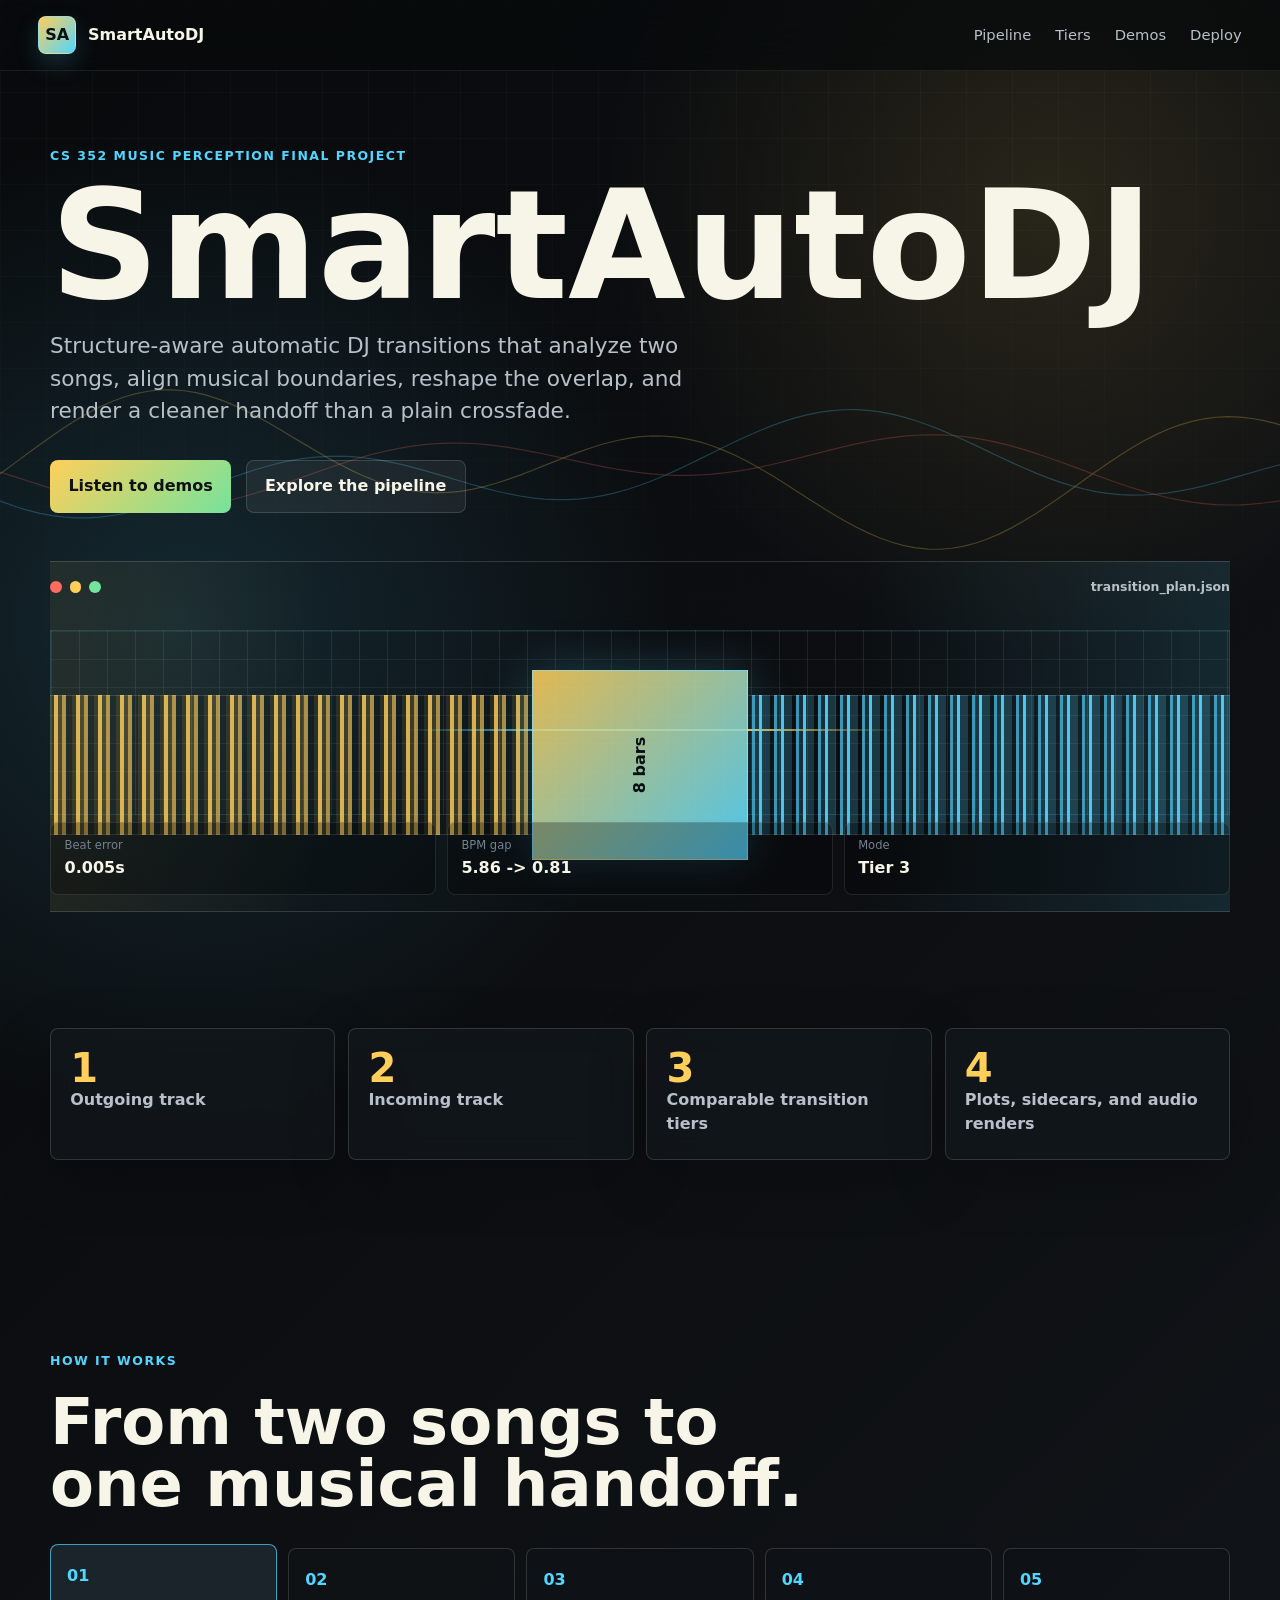
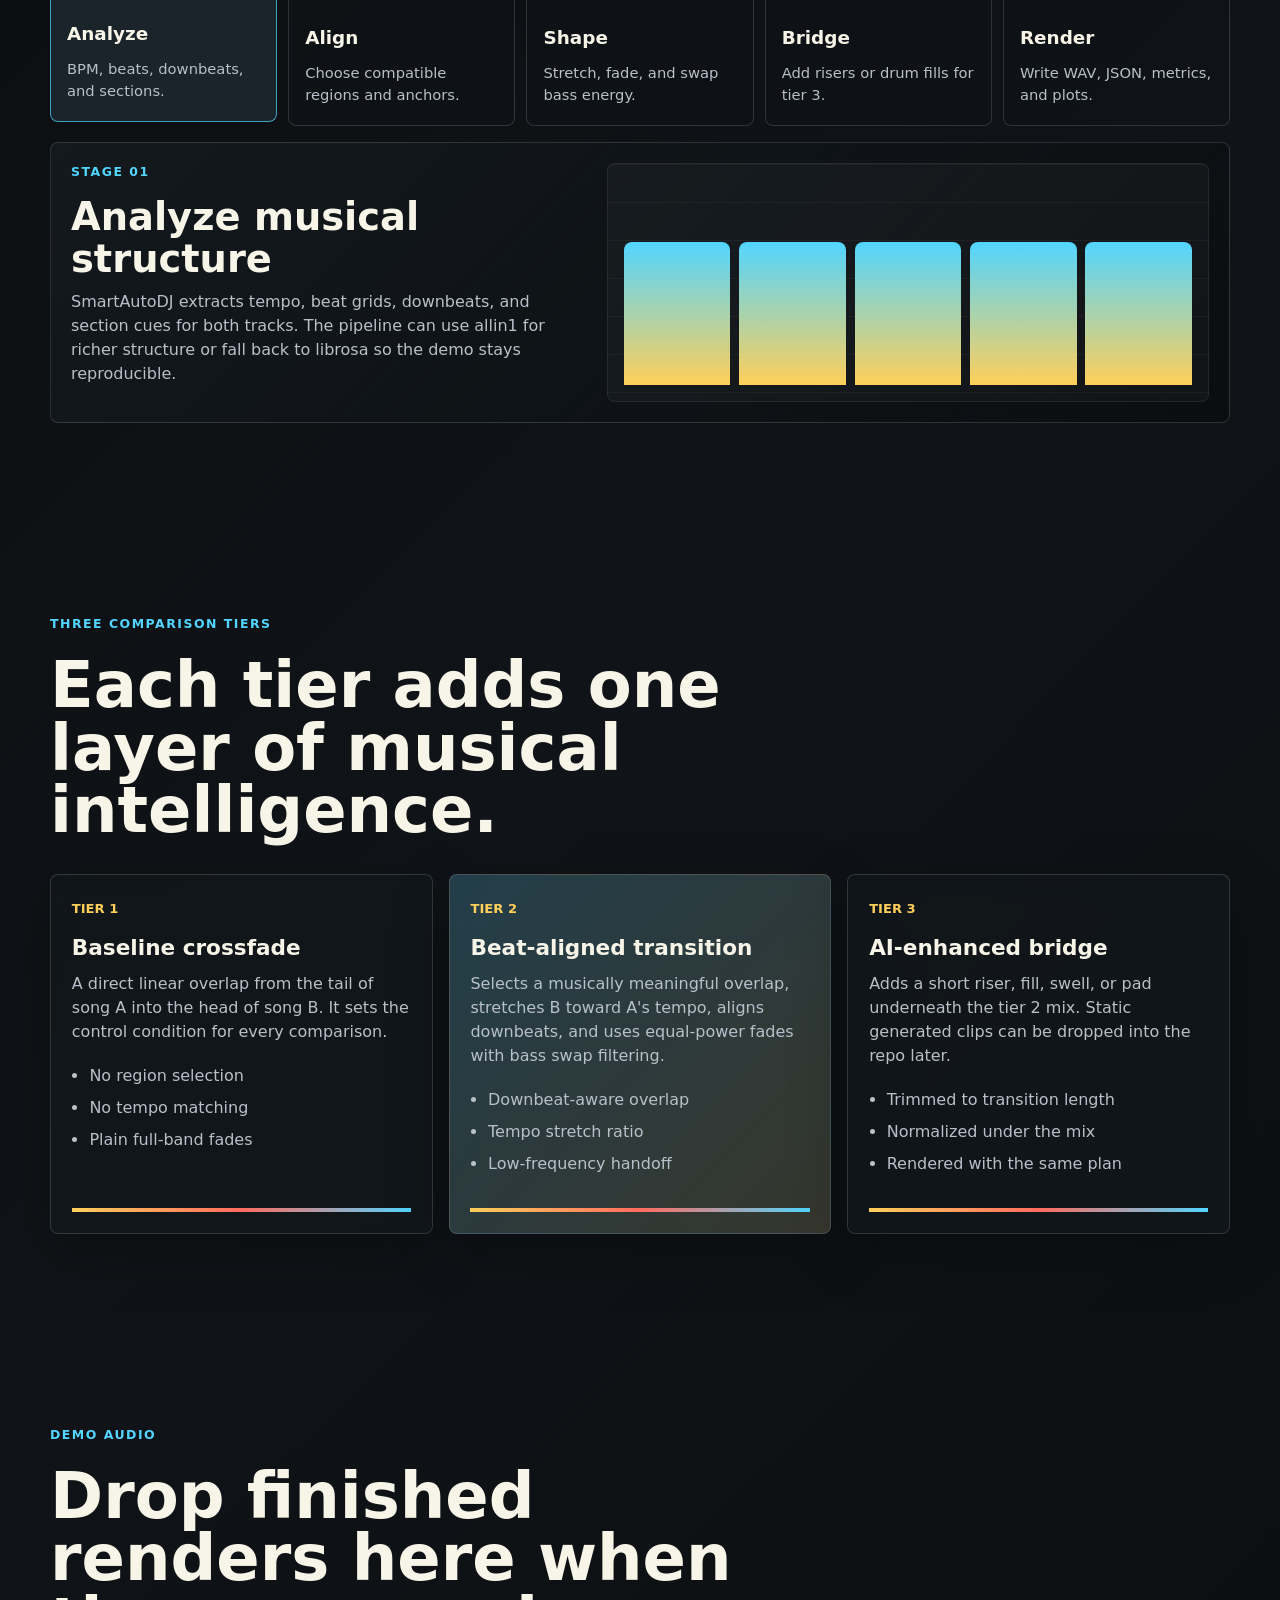
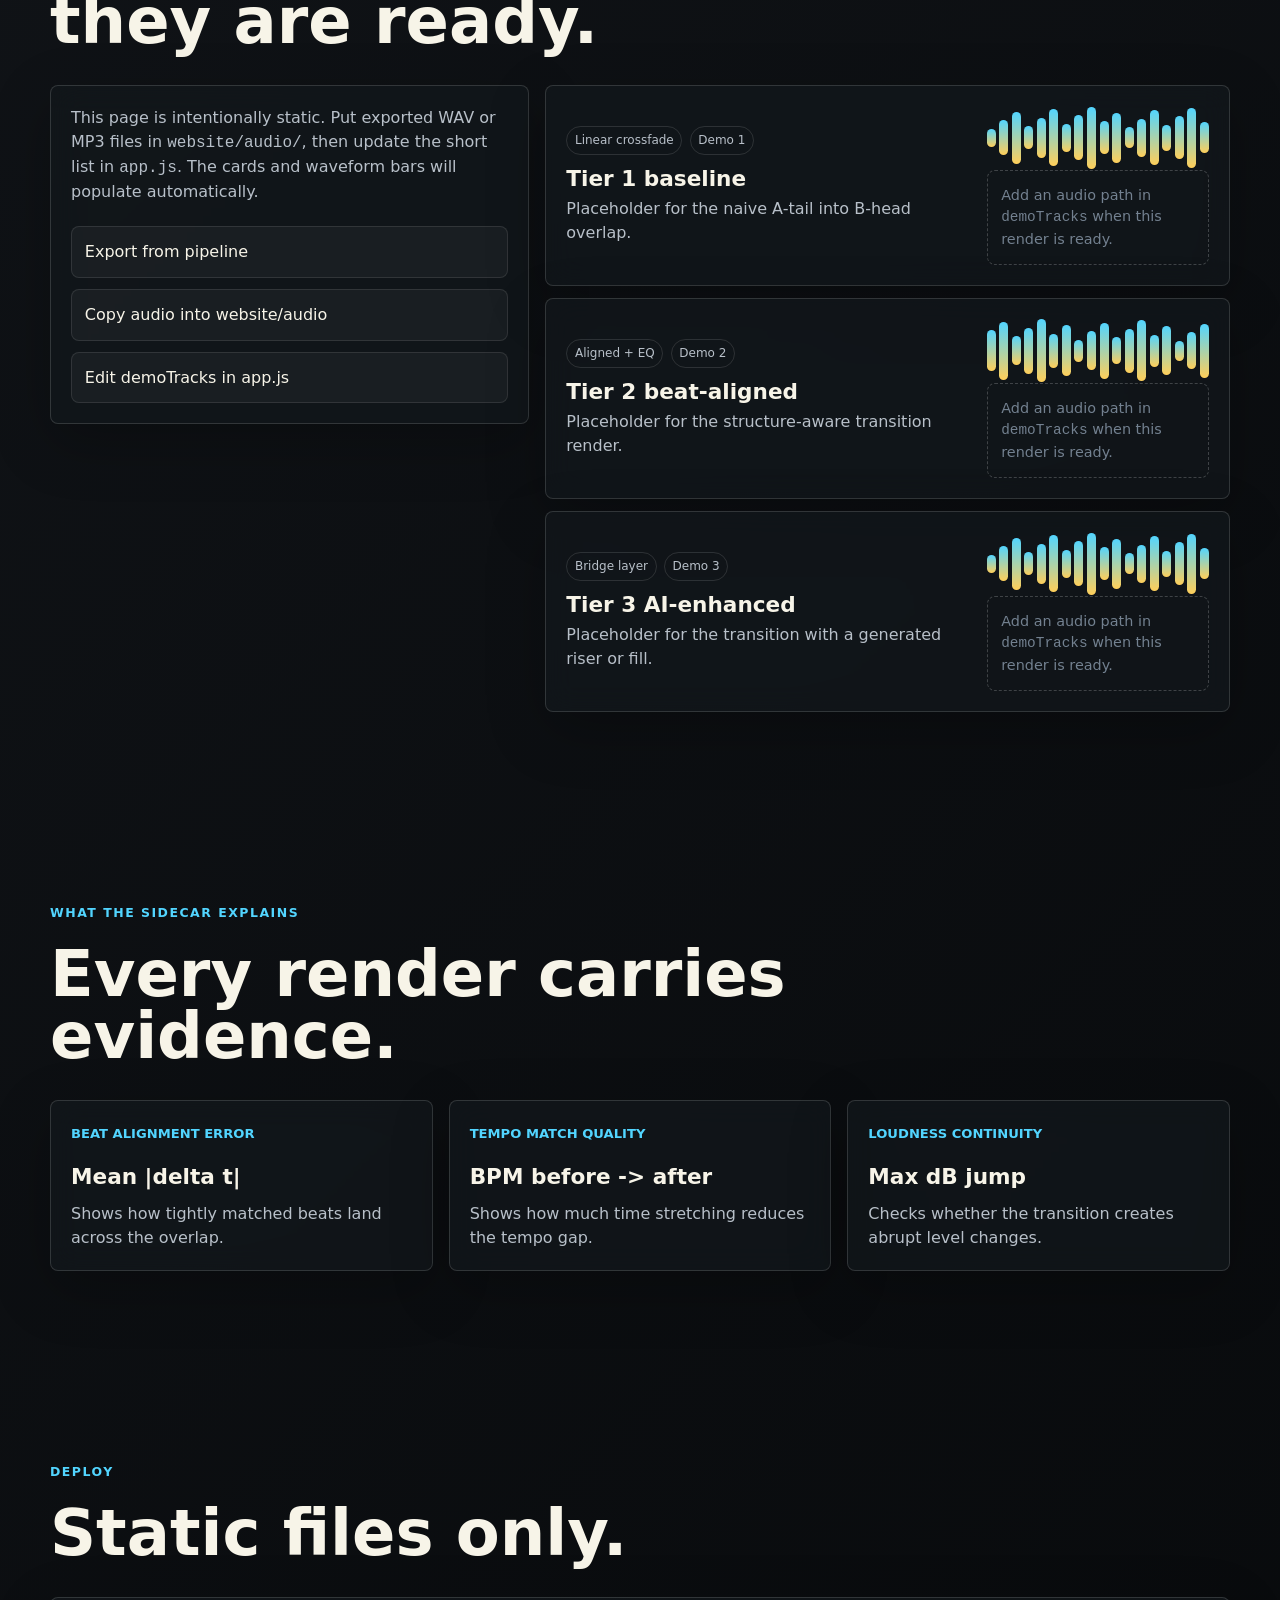
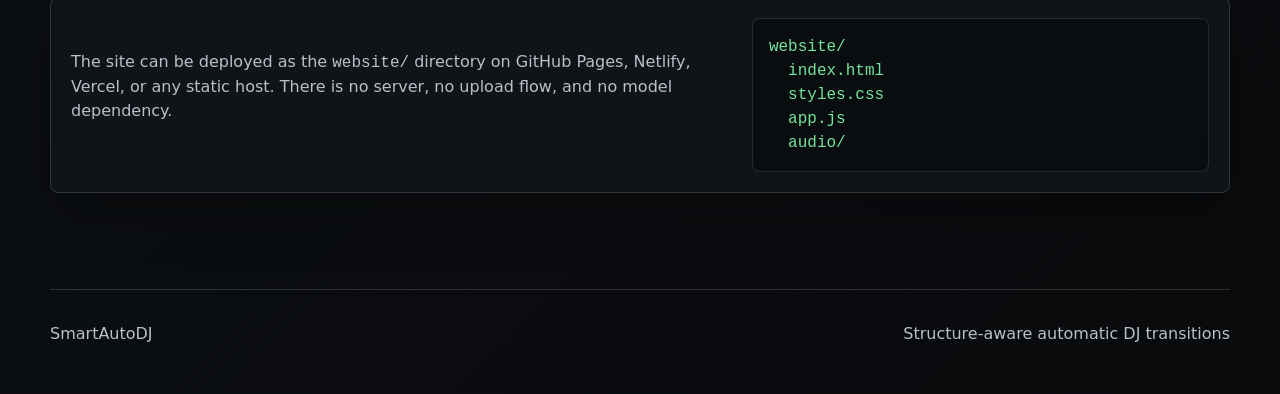
<file: website/index.html>
<!doctype html>
<html lang="en">
  <head>
    <meta charset="utf-8" />
    <meta name="viewport" content="width=device-width, initial-scale=1" />
    <meta
      name="description"
      content="SmartAutoDJ project demo: structure-aware automatic DJ transitions."
    />
    <title>SmartAutoDJ | Structure-Aware Automatic DJ Transitions</title>
    <link rel="stylesheet" href="styles.css" />
  </head>
  <body>
    <canvas id="signal-canvas" aria-hidden="true"></canvas>

    <header class="site-header">
      <a class="brand" href="#top" aria-label="SmartAutoDJ home">
        <span class="brand-mark">SA</span>
        <span>SmartAutoDJ</span>
      </a>
      <nav class="nav-links" aria-label="Primary navigation">
        <a href="#pipeline">Pipeline</a>
        <a href="#tiers">Tiers</a>
        <a href="#demos">Demos</a>
        <a href="#deploy">Deploy</a>
      </nav>
    </header>

    <main id="top">
      <section class="hero section-band">
        <div class="hero-copy">
          <p class="eyebrow">CS 352 Music Perception Final Project</p>
          <h1>SmartAutoDJ</h1>
          <p class="hero-lede">
            Structure-aware automatic DJ transitions that analyze two songs,
            align musical boundaries, reshape the overlap, and render a cleaner
            handoff than a plain crossfade.
          </p>
          <div class="hero-actions">
            <a class="primary-action" href="#demos">Listen to demos</a>
            <a class="ghost-action" href="#pipeline">Explore the pipeline</a>
          </div>
        </div>

        <div class="hero-console" aria-label="Pipeline summary">
          <div class="console-topline">
            <span></span>
            <span></span>
            <span></span>
            <strong>transition_plan.json</strong>
          </div>
          <div class="signal-strip">
            <div class="wave wave-a"></div>
            <div class="mix-window">
              <span>8 bars</span>
            </div>
            <div class="wave wave-b"></div>
          </div>
          <dl class="console-stats">
            <div>
              <dt>Beat error</dt>
              <dd>0.005s</dd>
            </div>
            <div>
              <dt>BPM gap</dt>
              <dd>5.86 -> 0.81</dd>
            </div>
            <div>
              <dt>Mode</dt>
              <dd>Tier 3</dd>
            </div>
          </dl>
        </div>
      </section>

      <section class="overview section-band" aria-label="Project overview">
        <div class="metric-row">
          <article>
            <strong>1</strong>
            <span>Outgoing track</span>
          </article>
          <article>
            <strong>2</strong>
            <span>Incoming track</span>
          </article>
          <article>
            <strong>3</strong>
            <span>Comparable transition tiers</span>
          </article>
          <article>
            <strong>4</strong>
            <span>Plots, sidecars, and audio renders</span>
          </article>
        </div>
      </section>

      <section id="pipeline" class="pipeline section-band">
        <div class="section-heading">
          <p class="eyebrow">How it works</p>
          <h2>From two songs to one musical handoff.</h2>
        </div>

        <div class="pipeline-board">
          <button class="stage is-active" data-stage="analyze">
            <span class="stage-index">01</span>
            <span class="stage-title">Analyze</span>
            <span class="stage-copy">BPM, beats, downbeats, and sections.</span>
          </button>
          <button class="stage" data-stage="align">
            <span class="stage-index">02</span>
            <span class="stage-title">Align</span>
            <span class="stage-copy">Choose compatible regions and anchors.</span>
          </button>
          <button class="stage" data-stage="shape">
            <span class="stage-index">03</span>
            <span class="stage-title">Shape</span>
            <span class="stage-copy">Stretch, fade, and swap bass energy.</span>
          </button>
          <button class="stage" data-stage="bridge">
            <span class="stage-index">04</span>
            <span class="stage-title">Bridge</span>
            <span class="stage-copy">Add risers or drum fills for tier 3.</span>
          </button>
          <button class="stage" data-stage="render">
            <span class="stage-index">05</span>
            <span class="stage-title">Render</span>
            <span class="stage-copy">Write WAV, JSON, metrics, and plots.</span>
          </button>
        </div>

        <div class="stage-detail" aria-live="polite">
          <div>
            <p class="eyebrow" id="stage-kicker">Stage 01</p>
            <h3 id="stage-title">Analyze musical structure</h3>
            <p id="stage-body">
              SmartAutoDJ extracts tempo, beat grids, downbeats, and section
              cues for both tracks. The pipeline can use allin1 for richer
              structure or fall back to librosa so the demo stays reproducible.
            </p>
          </div>
          <div class="stage-visual" id="stage-visual" aria-hidden="true">
            <span></span>
            <span></span>
            <span></span>
            <span></span>
            <span></span>
          </div>
        </div>
      </section>

      <section id="tiers" class="tiers section-band">
        <div class="section-heading">
          <p class="eyebrow">Three comparison tiers</p>
          <h2>Each tier adds one layer of musical intelligence.</h2>
        </div>

        <div class="tier-grid">
          <article class="tier-card">
            <span class="tier-number">Tier 1</span>
            <h3>Baseline crossfade</h3>
            <p>
              A direct linear overlap from the tail of song A into the head of
              song B. It sets the control condition for every comparison.
            </p>
            <ul>
              <li>No region selection</li>
              <li>No tempo matching</li>
              <li>Plain full-band fades</li>
            </ul>
          </article>
          <article class="tier-card feature">
            <span class="tier-number">Tier 2</span>
            <h3>Beat-aligned transition</h3>
            <p>
              Selects a musically meaningful overlap, stretches B toward A's
              tempo, aligns downbeats, and uses equal-power fades with bass
              swap filtering.
            </p>
            <ul>
              <li>Downbeat-aware overlap</li>
              <li>Tempo stretch ratio</li>
              <li>Low-frequency handoff</li>
            </ul>
          </article>
          <article class="tier-card">
            <span class="tier-number">Tier 3</span>
            <h3>AI-enhanced bridge</h3>
            <p>
              Adds a short riser, fill, swell, or pad underneath the tier 2
              mix. Static generated clips can be dropped into the repo later.
            </p>
            <ul>
              <li>Trimmed to transition length</li>
              <li>Normalized under the mix</li>
              <li>Rendered with the same plan</li>
            </ul>
          </article>
        </div>
      </section>

      <section id="demos" class="demos section-band">
        <div class="section-heading">
          <p class="eyebrow">Demo audio</p>
          <h2>Drop finished renders here when they are ready.</h2>
        </div>

        <div class="demo-layout">
          <div class="demo-copy">
            <p>
              This page is intentionally static. Put exported WAV or MP3 files
              in <code>website/audio/</code>, then update the short list in
              <code>app.js</code>. The cards and waveform bars will populate
              automatically.
            </p>
            <div class="mini-checklist">
              <span>Export from pipeline</span>
              <span>Copy audio into website/audio</span>
              <span>Edit demoTracks in app.js</span>
            </div>
          </div>
          <div class="audio-stack" id="audio-stack"></div>
        </div>
      </section>

      <section class="metrics section-band">
        <div class="section-heading">
          <p class="eyebrow">What the sidecar explains</p>
          <h2>Every render carries evidence.</h2>
        </div>
        <div class="metric-cards">
          <article>
            <span>Beat alignment error</span>
            <strong>Mean |delta t|</strong>
            <p>Shows how tightly matched beats land across the overlap.</p>
          </article>
          <article>
            <span>Tempo match quality</span>
            <strong>BPM before -> after</strong>
            <p>Shows how much time stretching reduces the tempo gap.</p>
          </article>
          <article>
            <span>Loudness continuity</span>
            <strong>Max dB jump</strong>
            <p>Checks whether the transition creates abrupt level changes.</p>
          </article>
        </div>
      </section>

      <section id="deploy" class="deploy section-band">
        <div class="section-heading">
          <p class="eyebrow">Deploy</p>
          <h2>Static files only.</h2>
        </div>
        <div class="deploy-panel">
          <p>
            The site can be deployed as the <code>website/</code> directory on
            GitHub Pages, Netlify, Vercel, or any static host. There is no
            server, no upload flow, and no model dependency.
          </p>
          <pre><code>website/
  index.html
  styles.css
  app.js
  audio/</code></pre>
        </div>
      </section>
    </main>

    <footer class="site-footer">
      <span>SmartAutoDJ</span>
      <span>Structure-aware automatic DJ transitions</span>
    </footer>

    <script src="app.js"></script>
  </body>
</html>
</file>
<file: website/styles.css>
:root {
  color-scheme: dark;
  --ink: #f7f4e8;
  --muted: #b8c0c9;
  --dim: #738190;
  --bg: #080a0c;
  --panel: rgba(18, 24, 29, 0.72);
  --panel-strong: rgba(28, 35, 42, 0.92);
  --line: rgba(255, 255, 255, 0.14);
  --amber: #ffcf5a;
  --coral: #ff6b5f;
  --cyan: #52d5ff;
  --green: #75e39c;
  --shadow: 0 28px 90px rgba(0, 0, 0, 0.45);
}

* {
  box-sizing: border-box;
}

html {
  scroll-behavior: smooth;
}

body {
  min-width: 320px;
  margin: 0;
  color: var(--ink);
  background:
    radial-gradient(circle at 14% 12%, rgba(82, 213, 255, 0.14), transparent 31rem),
    radial-gradient(circle at 82% 4%, rgba(255, 207, 90, 0.12), transparent 28rem),
    linear-gradient(135deg, #080a0c 0%, #101317 45%, #080a0c 100%);
  font-family:
    Inter, ui-sans-serif, system-ui, -apple-system, BlinkMacSystemFont, "Segoe UI",
    sans-serif;
  line-height: 1.5;
  overflow-x: hidden;
}

body::before {
  position: fixed;
  inset: 0;
  z-index: -3;
  pointer-events: none;
  content: "";
  background-image:
    linear-gradient(rgba(255, 255, 255, 0.035) 1px, transparent 1px),
    linear-gradient(90deg, rgba(255, 255, 255, 0.035) 1px, transparent 1px);
  background-size: 46px 46px;
  mask-image: linear-gradient(to bottom, rgba(0, 0, 0, 0.8), transparent 88%);
}

a {
  color: inherit;
  text-decoration: none;
}

button,
audio {
  font: inherit;
}

code,
pre {
  font-family: "SFMono-Regular", Consolas, "Liberation Mono", monospace;
}

#signal-canvas {
  position: fixed;
  inset: 0;
  z-index: -2;
  width: 100vw;
  height: 100vh;
  opacity: 0.75;
  pointer-events: none;
}

.site-header {
  position: sticky;
  top: 0;
  z-index: 20;
  display: flex;
  align-items: center;
  justify-content: space-between;
  gap: 1.5rem;
  padding: 1rem clamp(1rem, 3vw, 3rem);
  border-bottom: 1px solid rgba(255, 255, 255, 0.08);
  background: rgba(8, 10, 12, 0.72);
  backdrop-filter: blur(18px);
}

.brand {
  display: inline-flex;
  align-items: center;
  gap: 0.75rem;
  font-weight: 800;
}

.brand-mark {
  display: grid;
  width: 2.35rem;
  height: 2.35rem;
  place-items: center;
  border: 1px solid rgba(255, 255, 255, 0.22);
  border-radius: 8px;
  color: #081014;
  background: linear-gradient(135deg, var(--amber), var(--cyan));
  box-shadow: 0 10px 24px rgba(82, 213, 255, 0.18);
}

.nav-links {
  display: flex;
  align-items: center;
  gap: clamp(0.75rem, 2vw, 1.5rem);
  color: var(--muted);
  font-size: 0.92rem;
}

.nav-links a {
  position: relative;
  padding: 0.35rem 0;
}

.nav-links a::after {
  position: absolute;
  right: 0;
  bottom: 0;
  left: 0;
  height: 2px;
  content: "";
  background: var(--cyan);
  transform: scaleX(0);
  transform-origin: left;
  transition: transform 180ms ease;
}

.nav-links a:hover::after {
  transform: scaleX(1);
}

.section-band {
  width: min(1180px, calc(100vw - 2rem));
  margin: 0 auto;
}

.hero {
  min-height: calc(100svh - 8rem);
  display: grid;
  grid-template-columns: 1fr;
  gap: clamp(1.5rem, 4vw, 3rem);
  align-items: end;
  padding: clamp(2.5rem, 6vw, 5rem) 0 1.25rem;
}

.hero-copy {
  max-width: 900px;
}

.eyebrow {
  margin: 0 0 0.9rem;
  color: var(--cyan);
  font-size: 0.78rem;
  font-weight: 800;
  letter-spacing: 0.12em;
  text-transform: uppercase;
}

h1,
h2,
h3,
p {
  margin-top: 0;
}

h1 {
  max-width: 11ch;
  margin-bottom: 1.2rem;
  font-size: clamp(4.25rem, 12vw, 9.5rem);
  line-height: 0.86;
  letter-spacing: 0;
}

h2 {
  max-width: 760px;
  margin-bottom: 0;
  font-size: clamp(2.25rem, 5vw, 4.8rem);
  line-height: 0.98;
  letter-spacing: 0;
}

h3 {
  font-size: 1.35rem;
  line-height: 1.1;
}

.hero-lede {
  max-width: 700px;
  color: var(--muted);
  font-size: clamp(1.05rem, 2vw, 1.35rem);
}

.hero-actions {
  display: flex;
  flex-wrap: wrap;
  gap: 0.9rem;
  margin-top: 2rem;
}

.primary-action,
.ghost-action {
  display: inline-flex;
  align-items: center;
  justify-content: center;
  min-height: 3.25rem;
  padding: 0.85rem 1.15rem;
  border-radius: 8px;
  font-weight: 800;
}

.primary-action {
  color: #101113;
  background: linear-gradient(135deg, var(--amber), var(--green));
}

.ghost-action {
  border: 1px solid var(--line);
  color: var(--ink);
  background: rgba(255, 255, 255, 0.06);
}

.hero-console {
  position: relative;
  min-height: 310px;
  padding: 1rem 0;
  border-top: 1px solid var(--line);
  border-bottom: 1px solid var(--line);
  background:
    linear-gradient(90deg, rgba(255, 207, 90, 0.08), transparent 24%),
    linear-gradient(270deg, rgba(82, 213, 255, 0.12), transparent 32%);
  box-shadow: none;
  overflow: hidden;
}

.hero-console::before,
.hero-console::after {
  position: absolute;
  content: "";
  pointer-events: none;
}

.hero-console::before {
  inset: 4.25rem 0 6rem;
  border: 1px solid rgba(82, 213, 255, 0.16);
  background:
    linear-gradient(90deg, rgba(82, 213, 255, 0.12) 1px, transparent 1px),
    linear-gradient(rgba(255, 255, 255, 0.06) 1px, transparent 1px);
  background-size: 28px 28px;
}

.hero-console::after {
  width: 42%;
  height: 2px;
  left: 30%;
  top: 48%;
  background: linear-gradient(90deg, transparent, var(--cyan), var(--amber), transparent);
  animation: scan 3.6s ease-in-out infinite;
}

.console-topline {
  position: relative;
  z-index: 1;
  display: flex;
  align-items: center;
  gap: 0.5rem;
  color: var(--muted);
}

.console-topline span {
  width: 0.72rem;
  height: 0.72rem;
  border-radius: 999px;
  background: var(--coral);
}

.console-topline span:nth-child(2) {
  background: var(--amber);
}

.console-topline span:nth-child(3) {
  background: var(--green);
}

.console-topline strong {
  margin-left: auto;
  font-size: 0.78rem;
  font-weight: 700;
}

.signal-strip {
  position: relative;
  z-index: 1;
  display: grid;
  grid-template-columns: 1fr minmax(90px, 0.45fr) 1fr;
  align-items: center;
  gap: 0;
  height: 260px;
  margin-top: 2.4rem;
}

.wave {
  height: 140px;
  border-top: 1px solid rgba(255, 255, 255, 0.14);
  border-bottom: 1px solid rgba(255, 255, 255, 0.14);
  background-size: 22px 100%;
  animation: wave-drift 1.8s linear infinite;
}

.wave-a {
  background-image: linear-gradient(
    90deg,
    rgba(255, 207, 90, 0.1) 0 20%,
    rgba(255, 207, 90, 0.84) 20% 35%,
    rgba(255, 207, 90, 0.18) 35% 55%,
    rgba(255, 207, 90, 0.64) 55% 72%,
    transparent 72%
  );
}

.wave-b {
  background-image: linear-gradient(
    90deg,
    transparent 0 18%,
    rgba(82, 213, 255, 0.68) 18% 30%,
    rgba(82, 213, 255, 0.16) 30% 48%,
    rgba(82, 213, 255, 0.92) 48% 64%,
    rgba(82, 213, 255, 0.2) 64%
  );
}

.mix-window {
  position: relative;
  display: grid;
  height: 190px;
  place-items: center;
  border: 1px solid rgba(255, 255, 255, 0.24);
  color: #081014;
  background:
    linear-gradient(135deg, rgba(255, 207, 90, 0.88), rgba(82, 213, 255, 0.92));
  box-shadow: 0 0 46px rgba(82, 213, 255, 0.22);
}

.mix-window span {
  font-weight: 900;
  transform: rotate(-90deg);
  white-space: nowrap;
}

.console-stats {
  position: absolute;
  right: 0;
  bottom: 1rem;
  left: 0;
  z-index: 1;
  display: grid;
  grid-template-columns: repeat(3, minmax(0, 1fr));
  gap: 0.65rem;
  margin: 0;
}

.console-stats div {
  padding: 0.85rem;
  border: 1px solid rgba(255, 255, 255, 0.1);
  border-radius: 8px;
  background: rgba(0, 0, 0, 0.28);
}

.console-stats dt {
  color: var(--dim);
  font-size: 0.72rem;
}

.console-stats dd {
  margin: 0.15rem 0 0;
  font-weight: 900;
}

.overview,
.pipeline,
.tiers,
.demos,
.metrics,
.deploy {
  padding: clamp(3.2rem, 8vw, 6rem) 0;
}

.metric-row {
  display: grid;
  grid-template-columns: repeat(4, minmax(0, 1fr));
  gap: 0.8rem;
}

.metric-row article,
.tier-card,
.metric-cards article,
.deploy-panel,
.demo-copy,
.audio-card {
  border: 1px solid var(--line);
  border-radius: 8px;
  background: var(--panel);
  box-shadow: 0 18px 60px rgba(0, 0, 0, 0.24);
  backdrop-filter: blur(14px);
}

.metric-row article {
  min-height: 132px;
  padding: 1.2rem;
}

.metric-row strong {
  display: block;
  color: var(--amber);
  font-size: 2.5rem;
  line-height: 1;
}

.metric-row span {
  color: var(--muted);
  font-weight: 700;
}

.section-heading {
  display: grid;
  grid-template-columns: minmax(0, 1fr);
  gap: 0.35rem;
  margin-bottom: 2rem;
}

.pipeline-board {
  display: grid;
  grid-template-columns: repeat(5, minmax(0, 1fr));
  gap: 0.7rem;
}

.stage {
  min-height: 178px;
  padding: 1rem;
  border: 1px solid var(--line);
  border-radius: 8px;
  color: var(--ink);
  text-align: left;
  background: rgba(16, 20, 24, 0.74);
  cursor: pointer;
  transition:
    border-color 180ms ease,
    background 180ms ease,
    transform 180ms ease;
}

.stage:hover,
.stage.is-active {
  border-color: rgba(82, 213, 255, 0.7);
  background: rgba(28, 38, 45, 0.92);
  transform: translateY(-4px);
}

.stage-index {
  color: var(--cyan);
  font-weight: 900;
}

.stage-title {
  display: block;
  margin-top: 2rem;
  font-size: 1.15rem;
  font-weight: 900;
}

.stage-copy {
  display: block;
  margin-top: 0.6rem;
  color: var(--muted);
  font-size: 0.92rem;
}

.stage-detail {
  display: grid;
  grid-template-columns: minmax(0, 0.85fr) minmax(280px, 1fr);
  gap: 1.5rem;
  align-items: stretch;
  margin-top: 1rem;
  padding: 1.25rem;
  border: 1px solid var(--line);
  border-radius: 8px;
  background: linear-gradient(135deg, rgba(20, 26, 31, 0.92), rgba(9, 12, 14, 0.7));
}

.stage-detail h3 {
  margin-bottom: 0.6rem;
  font-size: clamp(1.6rem, 3vw, 2.45rem);
}

.stage-detail p:not(.eyebrow) {
  color: var(--muted);
}

.stage-visual {
  display: grid;
  grid-template-columns: repeat(5, 1fr);
  align-items: end;
  min-height: 230px;
  gap: 0.55rem;
  padding: 1rem;
  border: 1px solid rgba(255, 255, 255, 0.08);
  border-radius: 8px;
  background:
    linear-gradient(rgba(255, 255, 255, 0.04) 1px, transparent 1px),
    rgba(255, 255, 255, 0.03);
  background-size: 100% 38px;
}

.stage-visual span {
  display: block;
  height: var(--peak, 70%);
  min-height: 40px;
  border-radius: 8px 8px 0 0;
  background: linear-gradient(180deg, var(--cyan), var(--amber));
  transform-origin: bottom;
  animation: meter 950ms ease-in-out infinite alternate;
}

.stage-visual span:nth-child(2) {
  animation-delay: 120ms;
}

.stage-visual span:nth-child(3) {
  animation-delay: 240ms;
}

.stage-visual span:nth-child(4) {
  animation-delay: 80ms;
}

.stage-visual span:nth-child(5) {
  animation-delay: 320ms;
}

.tier-grid {
  display: grid;
  grid-template-columns: repeat(3, minmax(0, 1fr));
  gap: 1rem;
}

.tier-card {
  position: relative;
  min-height: 360px;
  padding: 1.3rem;
  overflow: hidden;
}

.tier-card::before {
  position: absolute;
  inset: auto 1.3rem 1.3rem;
  height: 4px;
  content: "";
  background: linear-gradient(90deg, var(--amber), var(--coral), var(--cyan));
}

.tier-card.feature {
  background:
    linear-gradient(135deg, rgba(82, 213, 255, 0.16), rgba(255, 207, 90, 0.12)),
    var(--panel-strong);
}

.tier-number {
  color: var(--amber);
  font-size: 0.82rem;
  font-weight: 900;
  text-transform: uppercase;
}

.tier-card h3 {
  margin: 1rem 0 0.75rem;
}

.tier-card p,
.tier-card li {
  color: var(--muted);
}

.tier-card ul {
  display: grid;
  gap: 0.5rem;
  margin: 1.3rem 0 0;
  padding-left: 1.1rem;
}

.demo-layout {
  display: grid;
  grid-template-columns: minmax(280px, 0.7fr) minmax(0, 1fr);
  gap: 1rem;
  align-items: start;
}

.demo-copy,
.audio-card,
.metric-cards article,
.deploy-panel {
  padding: 1.25rem;
}

.demo-copy p,
.deploy-panel p {
  color: var(--muted);
}

.mini-checklist {
  display: grid;
  gap: 0.7rem;
  margin-top: 1.4rem;
}

.mini-checklist span {
  padding: 0.8rem;
  border: 1px solid rgba(255, 255, 255, 0.1);
  border-radius: 8px;
  background: rgba(255, 255, 255, 0.04);
}

.audio-stack {
  display: grid;
  gap: 0.75rem;
}

.audio-card {
  display: grid;
  grid-template-columns: minmax(0, 1fr) minmax(190px, 0.55fr);
  gap: 1rem;
  align-items: center;
}

.audio-card h3 {
  margin-bottom: 0.35rem;
}

.audio-card p {
  margin-bottom: 0;
  color: var(--muted);
}

.audio-meta {
  display: flex;
  flex-wrap: wrap;
  gap: 0.45rem;
  margin-bottom: 0.8rem;
}

.audio-meta span {
  padding: 0.26rem 0.48rem;
  border: 1px solid rgba(255, 255, 255, 0.12);
  border-radius: 999px;
  color: var(--muted);
  font-size: 0.75rem;
}

.fake-wave {
  display: grid;
  grid-template-columns: repeat(18, 1fr);
  align-items: center;
  height: 64px;
  gap: 0.22rem;
}

.fake-wave span {
  display: block;
  height: var(--bar);
  border-radius: 999px;
  background: linear-gradient(180deg, var(--cyan), var(--amber));
}

.audio-card audio {
  width: 100%;
  margin-top: 0.8rem;
  accent-color: var(--cyan);
}

.audio-missing {
  padding: 0.85rem;
  border: 1px dashed rgba(255, 255, 255, 0.2);
  border-radius: 8px;
  color: var(--dim);
  font-size: 0.9rem;
}

.metric-cards {
  display: grid;
  grid-template-columns: repeat(3, minmax(0, 1fr));
  gap: 1rem;
}

.metric-cards span {
  color: var(--cyan);
  font-size: 0.82rem;
  font-weight: 900;
  text-transform: uppercase;
}

.metric-cards strong {
  display: block;
  margin: 1rem 0 0.55rem;
  font-size: 1.35rem;
}

.metric-cards p {
  margin-bottom: 0;
  color: var(--muted);
}

.deploy-panel {
  display: grid;
  grid-template-columns: minmax(0, 0.8fr) minmax(260px, 0.55fr);
  gap: 1rem;
  align-items: center;
}

.deploy-panel pre {
  margin: 0;
  padding: 1rem;
  overflow: auto;
  border: 1px solid rgba(255, 255, 255, 0.12);
  border-radius: 8px;
  color: var(--green);
  background: rgba(0, 0, 0, 0.32);
}

.site-footer {
  display: flex;
  justify-content: space-between;
  gap: 1rem;
  width: min(1180px, calc(100vw - 2rem));
  margin: 0 auto;
  padding: 2rem 0 3rem;
  border-top: 1px solid var(--line);
  color: var(--muted);
}

@keyframes scan {
  0%,
  100% {
    transform: translateY(-70px);
    opacity: 0.35;
  }
  50% {
    transform: translateY(70px);
    opacity: 1;
  }
}

@keyframes wave-drift {
  to {
    background-position-x: 22px;
  }
}

@keyframes meter {
  from {
    transform: scaleY(0.55);
  }
  to {
    transform: scaleY(1);
  }
}

@media (prefers-reduced-motion: reduce) {
  *,
  *::before,
  *::after {
    scroll-behavior: auto !important;
    animation-duration: 1ms !important;
    animation-iteration-count: 1 !important;
    transition-duration: 1ms !important;
  }
}

@media (max-width: 980px) {
  .hero,
  .stage-detail,
  .demo-layout,
  .deploy-panel {
    grid-template-columns: 1fr;
  }

  .pipeline-board {
    grid-template-columns: repeat(2, minmax(0, 1fr));
  }

  .tier-grid,
  .metric-cards {
    grid-template-columns: 1fr;
  }

  .metric-row {
    grid-template-columns: repeat(2, minmax(0, 1fr));
  }

  .hero-console {
    min-height: 330px;
  }
}

@media (max-width: 720px) {
  .site-header {
    align-items: flex-start;
    flex-direction: column;
  }

  .nav-links {
    width: 100%;
    justify-content: space-between;
    overflow-x: auto;
    padding-bottom: 0.15rem;
  }

  h1 {
    font-size: clamp(3.7rem, 18vw, 6rem);
  }

  .pipeline-board,
  .metric-row,
  .audio-card,
  .console-stats {
    grid-template-columns: 1fr;
  }

  .stage {
    min-height: 150px;
  }

  .signal-strip {
    grid-template-columns: 1fr;
    height: auto;
    margin-top: 1.5rem;
  }

  .wave {
    height: 76px;
  }

  .mix-window {
    height: 76px;
  }

  .mix-window span {
    transform: none;
  }

  .hero-console {
    padding-bottom: 13.5rem;
  }

  .site-footer {
    flex-direction: column;
  }
}
</file>
